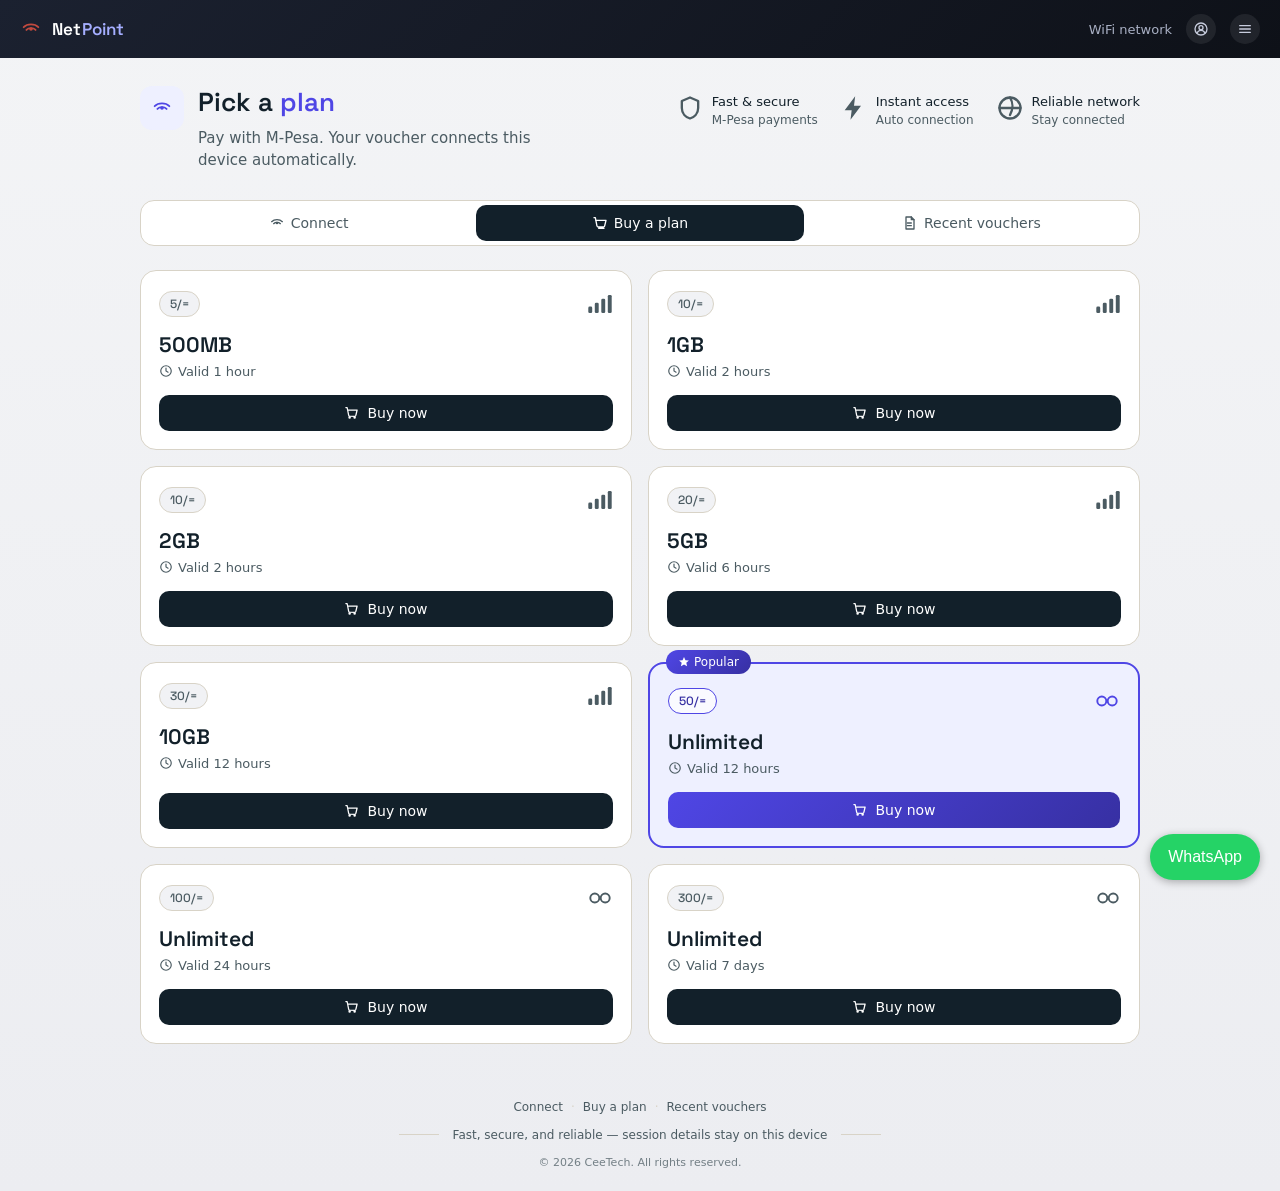
<file: index.html>
<!DOCTYPE html>
<html lang="en">
<head>
<meta charset="UTF-8">
<meta name="viewport" content="width=device-width, initial-scale=1.0, maximum-scale=1">
<title>NetPoint — Buy a plan</title>
<link rel="preconnect" href="https://fonts.googleapis.com">
<link rel="preconnect" href="https://fonts.gstatic.com" crossorigin>
<link href="https://fonts.googleapis.com/css2?family=Space+Grotesk:wght@500;600&display=swap" rel="stylesheet">
<link rel="stylesheet" href="style.css">
</head>
<body class="page-plans">

  <header class="topbar">
    <div class="brand">
      <span class="brand-icon is-connecting" aria-hidden="true">
        <svg viewBox="0 0 24 24" fill="none" stroke="currentColor" stroke-width="2" stroke-linecap="round"><path d="M4 10c4-4 12-4 16 0"/><path d="M7 13c2.5-2.5 7.5-2.5 10 0"/><circle cx="12" cy="12" r="1"/></svg>
      </span>
      <span class="brand-name">Net<span class="brand-accent">Point</span></span>
    </div>
    <div class="topbar-right">
      <span class="network-name" id="networkName">Connecting…</span>
      <span class="icon-btn" aria-hidden="true">
        <svg viewBox="0 0 24 24" fill="none" stroke="currentColor" stroke-width="2" stroke-linecap="round"><circle cx="12" cy="12" r="9"/><circle cx="12" cy="10" r="3"/><path d="M6 18c1.5-3 4-4 6-4s4.5 1 6 4"/></svg>
      </span>
      <span class="icon-btn" aria-hidden="true">
        <svg viewBox="0 0 24 24" fill="none" stroke="currentColor" stroke-width="2" stroke-linecap="round"><line x1="4" y1="7" x2="20" y2="7"/><line x1="4" y1="12" x2="20" y2="12"/><line x1="4" y1="17" x2="20" y2="17"/></svg>
      </span>
    </div>
  </header>

  <main class="wrap wrap-wide">

    <section class="hero hero-plans">
      <div class="hero-heading">
        <span class="hero-badge" aria-hidden="true">
          <svg viewBox="0 0 24 24" fill="none" stroke="currentColor" stroke-width="2" stroke-linecap="round"><path d="M4 10c4-4 12-4 16 0"/><path d="M7 13c2.5-2.5 7.5-2.5 10 0"/><circle cx="12" cy="12" r="1"/></svg>
        </span>
        <div>
          <h1>Pick a <span class="accent-text">plan</span></h1>
          <p class="lede">Pay with M-Pesa. Your voucher connects this device automatically.</p>
        </div>
      </div>

      <ul class="feature-list">
        <li>
          <span class="feature-icon" aria-hidden="true">
            <svg viewBox="0 0 24 24" fill="none" stroke="currentColor" stroke-width="2" stroke-linecap="round" stroke-linejoin="round"><path d="M12 3l7 3v6c0 5-3.5 8-7 9-3.5-1-7-4-7-9V6z"/></svg>
          </span>
          <span><strong>Fast &amp; secure</strong><small>M-Pesa payments</small></span>
        </li>
        <li>
          <span class="feature-icon" aria-hidden="true">
            <svg viewBox="0 0 24 24" fill="currentColor"><path d="M13 2 4 14h6l-1 8 9-12h-6z"/></svg>
          </span>
          <span><strong>Instant access</strong><small>Auto connection</small></span>
        </li>
        <li>
          <span class="feature-icon" aria-hidden="true">
            <svg viewBox="0 0 24 24" fill="none" stroke="currentColor" stroke-width="2" stroke-linecap="round"><circle cx="12" cy="12" r="9"/><line x1="3" y1="12" x2="21" y2="12"/><path d="M12 3c3 5 3 9 0 15"/></svg>
          </span>
          <span><strong>Reliable network</strong><small>Stay connected</small></span>
        </li>
      </ul>
    </section>

    <nav class="tabs" role="tablist" aria-label="Portal sections">
      <a class="tab" href="connect.html">
        <svg viewBox="0 0 24 24" fill="none" stroke="currentColor" stroke-width="2" stroke-linecap="round"><path d="M4 10c4-4 12-4 16 0"/><path d="M7 13c2.5-2.5 7.5-2.5 10 0"/><circle cx="12" cy="12" r="1"/></svg>
        Connect
      </a>
      <a class="tab is-active" href="index.html" aria-current="page">
        <svg viewBox="0 0 24 24" fill="none" stroke="currentColor" stroke-width="2" stroke-linecap="round" stroke-linejoin="round"><path d="M3 4h2l2.4 12.2a2 2 0 0 0 2 1.8h7.6a2 2 0 0 0 2-1.6L21 8H5.4M10 20h8"/></svg>
        Buy a plan
      </a>
      <a class="tab" href="connect.html?tab=recent">
        <svg viewBox="0 0 24 24" fill="none" stroke="currentColor" stroke-width="2" stroke-linecap="round" stroke-linejoin="round"><path d="M6 3h8l4 4v14H6z"/><path d="M14 3v4h4"/><line x1="8" y1="12" x2="14" y2="12"/><line x1="8" y1="16" x2="14" y2="16"/></svg>
        Recent vouchers
      </a>
    </nav>

    <ul class="plan-grid" id="planList" aria-live="polite"></ul>

  </main>

  <div class="dot-grid" aria-hidden="true"></div>

  <footer class="foot foot-plans">
    <nav class="foot-nav" aria-label="Footer">
      <a href="connect.html">Connect</a>
      <span aria-hidden="true">·</span>
      <a href="index.html">Buy a plan</a>
      <span aria-hidden="true">·</span>
      <a href="connect.html?tab=recent">Recent vouchers</a>
    </nav>
    <div class="foot-plans-row">
      <span class="foot-line"></span>
      <span>Fast, secure, and reliable — session details stay on this device</span>
      <span class="foot-line"></span>
    </div>
  </footer>

  <p class="copyright copyright-plans">&copy; <span id="copyYear"></span> CeeTech. All rights reserved.</p>

  <div class="sheet" id="paySheet" hidden>
    <div class="sheet-card" role="dialog" aria-modal="true" aria-labelledby="sheetTitle">
      <h2 id="sheetTitle">Enter your M-Pesa number</h2>
      <p class="sheet-plan" id="sheetPlanLabel"></p>
      <label for="phoneInput">Phone number</label>
      <input type="tel" id="phoneInput" placeholder="07XX XXX XXX" inputmode="numeric">
      <p class="field-error" id="phoneError" hidden>Enter a valid phone number</p>
      <p class="field-error" id="payError" hidden>Could not start the payment. Try again.</p>
      <div class="sheet-actions">
        <button class="btn btn-ghost" id="sheetCancel" type="button">Cancel</button>
        <button class="btn btn-primary" id="sheetPay" type="button">
          <span class="btn-label">Send payment prompt</span>
        </button>
      </div>
    </div>
  </div>

  <a href="https://wa.me/254798109284" target="_blank" rel="noopener"
     style="position:fixed;bottom:20px;right:20px;background:#25D366;color:#fff;
            padding:14px 18px;border-radius:50px;font-family:sans-serif;
            text-decoration:none;box-shadow:0 2px 8px rgba(0,0,0,.3);">
    WhatsApp
  </a>

  <script src="plans.js"></script>
</body>
</html>
</file>
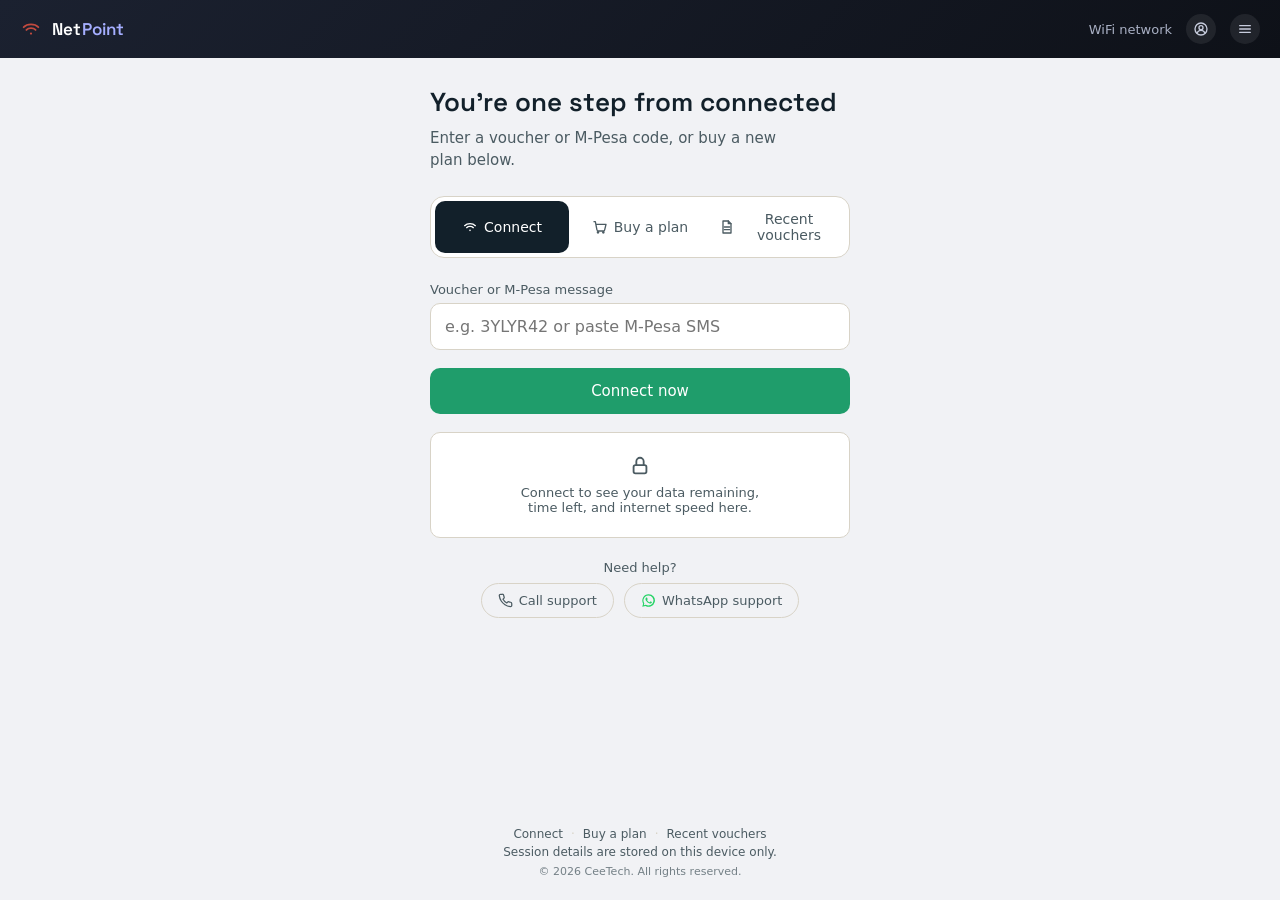
<file: connect.html>
<!DOCTYPE html>
<html lang="en">
<head>
<meta charset="UTF-8">
<meta name="viewport" content="width=device-width, initial-scale=1.0, maximum-scale=1">
<title>Connect — NetPoint</title>
<link rel="preconnect" href="https://fonts.googleapis.com">
<link rel="preconnect" href="https://fonts.gstatic.com" crossorigin>
<link href="https://fonts.googleapis.com/css2?family=Space+Grotesk:wght@500;600&display=swap" rel="stylesheet">
<link rel="stylesheet" href="style.css">
</head>
<body>

  <header class="topbar">
    <div class="brand">
      <span class="brand-icon is-connecting" id="brandIcon" aria-hidden="true">
        <svg viewBox="0 0 24 24" fill="none" stroke="currentColor" stroke-width="2" stroke-linecap="round"><path d="M4 10c4-4 12-4 16 0"/><path d="M7 13c2.5-2.5 7.5-2.5 10 0"/><circle cx="12" cy="17" r="1.2" fill="currentColor" stroke="none"/></svg>
      </span>
      <span class="brand-name" id="brandName">Net<span class="brand-accent">Point</span></span>
    </div>
    <div class="topbar-right">
      <span class="network-name" id="networkName">Connecting…</span>
      <span class="icon-btn" aria-hidden="true">
        <svg viewBox="0 0 24 24" fill="none" stroke="currentColor" stroke-width="2" stroke-linecap="round"><circle cx="12" cy="12" r="9"/><circle cx="12" cy="10" r="3"/><path d="M6 18c1.5-3 4-4 6-4s4.5 1 6 4"/></svg>
      </span>
      <span class="icon-btn" aria-hidden="true">
        <svg viewBox="0 0 24 24" fill="none" stroke="currentColor" stroke-width="2" stroke-linecap="round"><line x1="4" y1="7" x2="20" y2="7"/><line x1="4" y1="12" x2="20" y2="12"/><line x1="4" y1="17" x2="20" y2="17"/></svg>
      </span>
    </div>
  </header>

  <main class="wrap">

    <section class="hero">
      <h1>You're one step from connected</h1>
      <p class="lede">Enter a voucher or M-Pesa code, or buy a new plan below.</p>
    </section>

    <nav class="tabs" role="tablist" aria-label="Portal sections">
      <button class="tab is-active" role="tab" aria-selected="true" data-tab="connect">
        <svg viewBox="0 0 24 24" fill="none" stroke="currentColor" stroke-width="2" stroke-linecap="round"><path d="M4 10c4-4 12-4 16 0"/><path d="M7 13c2.5-2.5 7.5-2.5 10 0"/><circle cx="12" cy="17" r="1.2" fill="currentColor" stroke="none"/></svg>
        Connect
      </button>
      <a class="tab" href="index.html">
        <svg viewBox="0 0 24 24" fill="none" stroke="currentColor" stroke-width="2" stroke-linecap="round" stroke-linejoin="round"><path d="M3 4h2l2.4 12.2a2 2 0 0 0 2 1.8h7.6a2 2 0 0 0 2-1.6L21 8H6"/><circle cx="9" cy="20" r="1"/><circle cx="17" cy="20" r="1"/></svg>
        Buy a plan
      </a>
      <button class="tab" role="tab" aria-selected="false" data-tab="recent">
        <svg viewBox="0 0 24 24" fill="none" stroke="currentColor" stroke-width="2" stroke-linecap="round" stroke-linejoin="round"><path d="M6 3h8l4 4v14H6z"/><path d="M14 3v4h4"/><line x1="8" y1="12" x2="16" y2="12"/><line x1="8" y1="16" x2="16" y2="16"/></svg>
        Recent vouchers
      </button>
    </nav>

    <section class="panel is-active" id="panel-connect" role="tabpanel">
      <form id="voucherForm" novalidate>
        <label for="voucherInput">Voucher or M-Pesa message</label>
        <input
          type="text"
          id="voucherInput"
          name="voucher"
          placeholder="e.g. 3YLYR42 or paste M-Pesa SMS"
          autocomplete="off"
          autocapitalize="characters"
        >
        <p class="field-error" id="voucherError" hidden>Enter a voucher code first</p>

        <button type="submit" class="btn btn-primary" id="connectBtn">
          <span class="btn-label">Connect now</span>
        </button>
      </form>

      <div class="status" id="statusBox" hidden></div>

      <div class="session-card" id="sessionCard">
        <div class="session-locked" id="sessionLocked">
          <span class="lock-icon" aria-hidden="true">
            <svg viewBox="0 0 24 24" fill="none" stroke="currentColor" stroke-width="2" stroke-linecap="round" stroke-linejoin="round"><rect x="5" y="11" width="14" height="9" rx="2"/><path d="M8 11V7a4 4 0 0 1 8 0v4"/></svg>
          </span>
          <p>Connect to see your data remaining, time left, and internet speed here.</p>
        </div>

        <div class="session-live" id="sessionLive" hidden>
          <div class="session-row">
            <span>Data remaining</span>
            <span id="dataRemainingLabel">—</span>
          </div>
          <div class="progress-track">
            <div class="progress-fill" id="dataProgressFill"></div>
          </div>

          <div class="session-row">
            <span>Time remaining</span>
            <span id="timeRemainingLabel">—</span>
          </div>

          <div class="session-row session-row-last">
            <span>Plan speed</span>
            <span id="planSpeedLabel">—</span>
          </div>

          <button class="btn btn-ghost speed-test-btn" id="speedTestBtn" type="button">Test my speed now</button>
          <p class="speed-result" id="speedResult" hidden></p>
        </div>
      </div>

      <p class="help-label">Need help?</p>
      <div class="help-links">
        <a class="help-link" id="callLink" href="tel:+254700000000">
          <svg viewBox="0 0 24 24" fill="none" stroke="currentColor" stroke-width="2" stroke-linecap="round" stroke-linejoin="round"><path d="M22 16.9v3a2 2 0 0 1-2.2 2 19.8 19.8 0 0 1-8.6-3.1 19.5 19.5 0 0 1-6-6 19.8 19.8 0 0 1-3.1-8.7A2 2 0 0 1 4.1 2h3a2 2 0 0 1 2 1.7c.1.9.4 1.9.7 2.8a2 2 0 0 1-.5 2.1L8 9.9a16 16 0 0 0 6 6l1.3-1.3a2 2 0 0 1 2.1-.5c.9.3 1.8.6 2.8.7a2 2 0 0 1 1.7 2.1z"/></svg>
          Call support
        </a>
        <a class="help-link" id="whatsappLink" href="https://wa.me/254700000000" target="_blank" rel="noopener">
          <svg viewBox="0 0 24 24" fill="#25D366"><path d="M17.5 14.4c-.3-.1-1.6-.8-1.9-.9-.3-.1-.4-.1-.6.1s-.7.9-.8 1-.3.2-.6.1a7.4 7.4 0 0 1-2.2-1.3 8 8 0 0 1-1.5-1.9c-.2-.3 0-.4.1-.6l.4-.5c.1-.1.2-.3.2-.4a.5.5 0 0 0 0-.4c-.1-.1-.6-1.4-.8-2-.2-.5-.4-.4-.6-.4h-.5a1 1 0 0 0-.7.3 3 3 0 0 0-.9 2.2c0 1.3.9 2.6 1.1 2.8s1.7 2.6 4.2 3.6a14 14 0 0 0 1.4.5c.6.2 1.1.2 1.6.1.5-.1 1.6-.6 1.8-1.3.2-.6.2-1.2.1-1.3-.1-.1-.2-.2-.5-.3z"/><path d="M12 2a10 10 0 0 0-8.6 15L2 22l5.2-1.4A10 10 0 1 0 12 2zm0 18a8 8 0 0 1-4.1-1.1l-.3-.2-3.1.8.8-3-.2-.3A8 8 0 1 1 12 20z"/></svg>
          WhatsApp support
        </a>
      </div>
    </section>

    <section class="panel" id="panel-recent" role="tabpanel" hidden>
      <ul class="voucher-list" id="recentList"></ul>
      <p class="empty-note" id="recentEmpty">No vouchers on this device yet.</p>
    </section>

  </main>

  <footer class="foot">
    <nav class="foot-nav" aria-label="Footer">
      <a href="connect.html">Connect</a>
      <span aria-hidden="true">·</span>
      <a href="index.html">Buy a plan</a>
      <span aria-hidden="true">·</span>
      <a href="connect.html?tab=recent">Recent vouchers</a>
    </nav>
    <span id="footNote">Session details are stored on this device only.</span>
    <p class="copyright">&copy; <span id="copyYear"></span> CeeTech. All rights reserved.</p>
  </footer>

  <script src="script.js"></script>
</body>
</html>
</file>
<file: style.css>
/* ---------- Tokens ---------- */
:root {
  --ink: #12202A;
  --ink-soft: #4B5B62;
  --paper: #F1F2F5;
  --surface: #FFFFFF;
  --line: #D8D3C7;
  --signal: #1F9D6B;
  --signal-dark: #16794F;
  --amber: #E8A33D;
  --danger: #C24A3F;
  --accent: #4F46E5;
  --accent-dark: #3730A3;
  --accent-light: #EEF0FF;
  --header-1: #1B2130;
  --header-2: #0E1118;
  --radius: 10px;
  --font-display: "Space Grotesk", system-ui, sans-serif;
  --font-body: -apple-system, BlinkMacSystemFont, "Segoe UI", Roboto, system-ui, sans-serif;
}

* { box-sizing: border-box; }

html, body {
  margin: 0;
  padding: 0;
  background: var(--paper);
  color: var(--ink);
  font-family: var(--font-body);
  -webkit-font-smoothing: antialiased;
}

body {
  min-height: 100vh;
  display: flex;
  flex-direction: column;
}

button, input {
  font-family: inherit;
}

a { color: inherit; }

/* ---------- Top bar ---------- */
.topbar {
  display: flex;
  align-items: center;
  justify-content: space-between;
  padding: 14px 20px;
  background: linear-gradient(135deg, var(--header-1), var(--header-2));
  color: #FFFFFF;
}

.brand {
  display: flex;
  align-items: center;
  gap: 10px;
}

.brand-icon {
  width: 22px;
  height: 22px;
  color: #FFFFFF;
  flex-shrink: 0;
}

.brand-icon.is-connecting {
  color: var(--danger);
  animation: wifi-pulse 1.3s ease-in-out infinite;
}

.brand-icon.is-connected {
  color: var(--signal);
  animation: none;
}

@keyframes wifi-pulse {
  0%, 100% { opacity: 0.35; }
  50% { opacity: 1; }
}

@media (prefers-reduced-motion: reduce) {
  .brand-icon.is-connecting { animation: none; opacity: 0.85; }
}

.brand-name {
  font-family: var(--font-display);
  font-weight: 600;
  font-size: 17px;
  letter-spacing: 0.2px;
}

.brand-accent {
  color: #A5AEFF;
}

.topbar-right {
  display: flex;
  align-items: center;
  gap: 14px;
}

.network-name {
  font-size: 13px;
  color: #A9B0C4;
  max-width: 130px;
  overflow: hidden;
  text-overflow: ellipsis;
  white-space: nowrap;
}

@media (max-width: 380px) {
  .network-name { display: none; }
}

.icon-btn {
  width: 30px;
  height: 30px;
  border-radius: 50%;
  display: inline-flex;
  align-items: center;
  justify-content: center;
  color: #C7CCDD;
  background: rgba(255, 255, 255, 0.08);
}

.icon-btn svg { width: 16px; height: 16px; }

/* ---------- Layout ---------- */
.wrap {
  flex: 1;
  width: 100%;
  max-width: 460px;
  margin: 0 auto;
  padding: 28px 20px 40px;
}

.wrap-wide {
  max-width: 1040px;
}

.hero h1 {
  font-family: var(--font-display);
  font-weight: 600;
  font-size: 26px;
  line-height: 1.25;
  margin: 0 0 8px;
}

.accent-text { color: var(--accent); }

.lede {
  margin: 0 0 24px;
  color: var(--ink-soft);
  font-size: 15px;
  line-height: 1.5;
  max-width: 38ch;
}

/* ---------- Hero with trust features (plan page) ---------- */
.hero-plans {
  display: flex;
  align-items: flex-start;
  justify-content: space-between;
  flex-wrap: wrap;
  gap: 24px;
  margin-bottom: 28px;
}

.hero-heading {
  display: flex;
  gap: 14px;
  align-items: flex-start;
}

.hero-badge {
  width: 44px;
  height: 44px;
  border-radius: 12px;
  background: var(--accent-light);
  color: var(--accent);
  display: flex;
  align-items: center;
  justify-content: center;
  flex-shrink: 0;
}

.hero-badge svg { width: 22px; height: 22px; }

.hero-plans .lede { margin-bottom: 0; }

.feature-list {
  list-style: none;
  display: flex;
  gap: 22px;
  margin: 8px 0 0;
  padding: 0;
  flex-wrap: wrap;
}

.feature-list li {
  display: flex;
  gap: 8px;
  align-items: flex-start;
}

.feature-icon {
  width: 28px;
  height: 28px;
  color: var(--ink-soft);
  flex-shrink: 0;
}

.feature-list strong {
  display: block;
  font-size: 13px;
  font-weight: 500;
}

.feature-list small {
  color: var(--ink-soft);
  font-size: 12px;
}

/* ---------- Tabs ---------- */
.tabs {
  display: flex;
  gap: 4px;
  background: var(--surface);
  border: 1px solid var(--line);
  border-radius: 14px;
  padding: 4px;
  margin-bottom: 24px;
}

.tab {
  flex: 1;
  display: flex;
  align-items: center;
  justify-content: center;
  gap: 6px;
  background: none;
  border: none;
  border-radius: 10px;
  padding: 10px 8px;
  font-size: 14px;
  color: var(--ink-soft);
  cursor: pointer;
  text-decoration: none;
}

.tab svg { width: 16px; height: 16px; flex-shrink: 0; }

.tab.is-active,
.tab[aria-current] {
  background: var(--ink);
  color: #FFFFFF;
  font-weight: 500;
}

.panel { display: none; }
.panel.is-active { display: block; }

/* ---------- Connect form ---------- */
label {
  display: block;
  font-size: 13px;
  color: var(--ink-soft);
  margin-bottom: 6px;
}

input[type="text"],
input[type="tel"] {
  width: 100%;
  padding: 13px 14px;
  border: 1px solid var(--line);
  border-radius: var(--radius);
  background: var(--surface);
  font-size: 16px;
  color: var(--ink);
  margin-bottom: 6px;
}

input:focus {
  outline: none;
  border-color: var(--signal);
  box-shadow: 0 0 0 3px rgba(31, 157, 107, 0.15);
}

.field-error {
  color: var(--danger);
  font-size: 13px;
  margin: 0 0 12px;
}

.btn {
  width: 100%;
  padding: 14px;
  border-radius: var(--radius);
  border: none;
  font-size: 15px;
  font-weight: 500;
  cursor: pointer;
  transition: transform 0.08s ease;
}

.btn:active { transform: scale(0.98); }

.btn-primary {
  background: var(--signal);
  color: #FFFFFF;
  margin-top: 12px;
}

.btn-primary:hover { background: var(--signal-dark); }

.btn-primary:disabled {
  background: #A9C9BB;
  cursor: not-allowed;
}

.btn-ghost {
  background: transparent;
  color: var(--ink-soft);
  border: 1px solid var(--line);
}

.status {
  margin-top: 18px;
  padding: 14px;
  border-radius: var(--radius);
  font-size: 14px;
  line-height: 1.5;
}

.status.ok { background: #E4F3EC; color: var(--signal-dark); }
.status.pending { background: #FBF0DD; color: #8A5F16; }
.status.error { background: #FBEAE8; color: var(--danger); }

.help-label {
  text-align: center;
  margin: 22px 0 8px;
  font-size: 13px;
  color: var(--ink-soft);
}

.help-links {
  display: flex;
  justify-content: center;
  gap: 10px;
}

.help-link {
  display: inline-flex;
  align-items: center;
  gap: 6px;
  padding: 9px 16px;
  border: 1px solid var(--line);
  border-radius: 999px;
  font-size: 13px;
  color: var(--ink-soft);
  text-decoration: none;
}

.help-link svg { width: 15px; height: 15px; flex-shrink: 0; }

.help-link:hover { border-color: var(--ink-soft); }

/* ---------- Session status card ---------- */
.session-card {
  margin-top: 18px;
  background: var(--surface);
  border: 1px solid var(--line);
  border-radius: var(--radius);
  padding: 16px;
}

.session-row {
  display: flex;
  justify-content: space-between;
  font-size: 14px;
  margin-bottom: 8px;
}

.session-row-last { margin-bottom: 14px; }

.progress-track {
  height: 8px;
  background: var(--paper);
  border-radius: 999px;
  overflow: hidden;
  margin-bottom: 14px;
}

.progress-fill {
  height: 100%;
  background: var(--signal);
  border-radius: 999px;
  transition: width 0.3s ease;
}

.speed-test-btn { margin-top: 4px; }

.speed-result {
  margin: 10px 0 0;
  font-size: 13px;
  color: var(--ink-soft);
  text-align: center;
}

.session-locked {
  display: flex;
  flex-direction: column;
  align-items: center;
  gap: 8px;
  text-align: center;
  padding: 6px 8px;
}

.lock-icon {
  width: 22px;
  height: 22px;
  color: var(--ink-soft);
}

.session-locked p {
  margin: 0;
  font-size: 13px;
  color: var(--ink-soft);
  max-width: 32ch;
}

/* ---------- Plan cards ---------- */
.plan-grid {
  list-style: none;
  margin: 0;
  padding: 0;
  display: grid;
  grid-template-columns: repeat(2, 1fr);
  gap: 16px;
}

.plan-card {
  position: relative;
  background: var(--surface);
  border: 1px solid var(--line);
  border-radius: 16px;
  padding: 20px 18px 18px;
  display: flex;
  flex-direction: column;
}

.plan-card.popular {
  background: var(--accent-light);
  border: 2px solid var(--accent);
  padding-top: 24px;
}

.popular-ribbon {
  position: absolute;
  top: -14px;
  left: 16px;
  display: flex;
  align-items: center;
  gap: 4px;
  background: linear-gradient(135deg, var(--accent), var(--accent-dark));
  color: #FFFFFF;
  font-size: 12px;
  font-weight: 500;
  padding: 5px 12px;
  border-radius: 999px;
}

.popular-ribbon svg { width: 12px; height: 12px; }

.plan-card-top {
  display: flex;
  align-items: center;
  justify-content: space-between;
  margin-bottom: 14px;
}

.plan-badge {
  background: var(--paper);
  color: var(--ink-soft);
  font-family: var(--font-display);
  font-weight: 500;
  font-size: 12px;
  padding: 4px 10px;
  border-radius: 999px;
  border: 1px solid var(--line);
}

.plan-card.popular .plan-badge {
  background: rgba(255, 255, 255, 0.7);
  color: var(--accent-dark);
  border-color: var(--accent);
}

.plan-icon {
  width: 26px;
  height: 26px;
  color: var(--ink-soft);
}

.plan-card.popular .plan-icon { color: var(--accent); }

.plan-data {
  font-family: var(--font-display);
  font-weight: 600;
  font-size: 21px;
  margin: 0 0 6px;
}

.plan-meta {
  display: flex;
  align-items: center;
  gap: 5px;
  font-size: 13px;
  color: var(--ink-soft);
  margin: 0 0 16px;
}

.plan-meta svg { width: 14px; height: 14px; flex-shrink: 0; }

.plan-buy {
  display: flex;
  align-items: center;
  justify-content: center;
  gap: 8px;
  padding: 10px;
  font-size: 14px;
  margin-top: auto;
  background: var(--ink);
  color: #FFFFFF;
}

.plan-buy svg { width: 15px; height: 15px; }

.plan-buy:hover { background: #0A1319; }

.plan-card.popular .plan-buy {
  background: linear-gradient(135deg, var(--accent), var(--accent-dark));
}

.plan-card.popular .plan-buy:hover { background: var(--accent-dark); }

@media (max-width: 480px) {
  .plan-grid { grid-template-columns: 1fr; }
}

/* ---------- Recent vouchers ---------- */
.voucher-list {
  list-style: none;
  margin: 0;
  padding: 0;
  border-top: 1px solid var(--line);
}

.voucher-row {
  display: flex;
  justify-content: space-between;
  padding: 14px 0;
  border-bottom: 1px solid var(--line);
  font-size: 14px;
}

.voucher-code {
  font-family: var(--font-display);
  font-weight: 500;
}

.voucher-meta {
  color: var(--ink-soft);
  font-size: 13px;
}

.empty-note {
  color: var(--ink-soft);
  font-size: 14px;
  text-align: center;
  padding: 24px 0;
}

/* ---------- Footer ---------- */
.foot {
  text-align: center;
  font-size: 12px;
  color: var(--ink-soft);
  padding: 16px 20px 22px;
}

.foot-plans {
  display: flex;
  flex-direction: column;
  align-items: center;
  gap: 10px;
}

.foot-plans-row {
  display: flex;
  align-items: center;
  justify-content: center;
  gap: 14px;
}

.foot-line {
  width: 40px;
  height: 1px;
  background: var(--line);
}

.foot-nav {
  display: flex;
  align-items: center;
  justify-content: center;
  gap: 8px;
  margin-bottom: 4px;
}

.foot-nav a {
  color: var(--ink-soft);
  text-decoration: none;
}

.foot-nav a:hover {
  color: var(--ink);
  text-decoration: underline;
}

.foot-nav span {
  color: var(--line);
}

.copyright {
  margin: 6px 0 0;
  font-size: 11px;
  color: var(--ink-soft);
  opacity: 0.75;
}

.copyright-plans {
  text-align: center;
  padding: 0 20px 22px;
  margin: -8px 0 0;
}

/* ---------- Plan page background decoration ---------- */
body.page-plans {
  background: linear-gradient(180deg, #F3F4F6, #ECEDF1);
  position: relative;
  overflow-x: hidden;
}

body.page-plans::before,
body.page-plans::after {
  content: "";
  position: fixed;
  border-radius: 50%;
  filter: blur(60px);
  z-index: -1;
  pointer-events: none;
}

body.page-plans::before {
  width: 420px;
  height: 420px;
  background: rgba(99, 102, 241, 0.18);
  top: -120px;
  right: -120px;
}

body.page-plans::after {
  width: 380px;
  height: 380px;
  background: rgba(148, 163, 184, 0.25);
  bottom: -140px;
  left: -160px;
}

.dot-grid {
  position: fixed;
  left: 24px;
  bottom: 24px;
  width: 90px;
  height: 60px;
  background-image: radial-gradient(var(--ink-soft) 1.5px, transparent 1.5px);
  background-size: 14px 14px;
  opacity: 0.25;
  z-index: -1;
  pointer-events: none;
}

@media (max-width: 600px) {
  .dot-grid { display: none; }
}

/* ---------- Payment sheet ---------- */
.sheet {
  position: fixed;
  inset: 0;
  background: rgba(18, 32, 42, 0.5);
  display: flex;
  align-items: flex-end;
  justify-content: center;
  z-index: 10;
}

.sheet[hidden] {
  display: none;
}

.sheet-card {
  width: 100%;
  max-width: 460px;
  background: var(--surface);
  border-radius: 16px 16px 0 0;
  padding: 24px 20px 28px;
}

.sheet-card h2 {
  font-family: var(--font-display);
  font-size: 18px;
  margin: 0 0 4px;
}

.sheet-plan {
  color: var(--ink-soft);
  font-size: 14px;
  margin: 0 0 18px;
}

.sheet-actions {
  display: flex;
  gap: 10px;
  margin-top: 6px;
}

.sheet-actions .btn { margin-top: 0; }

@media (min-width: 480px) {
  .sheet {
    align-items: center;
  }
  .sheet-card {
    border-radius: 16px;
  }
}
</file>
